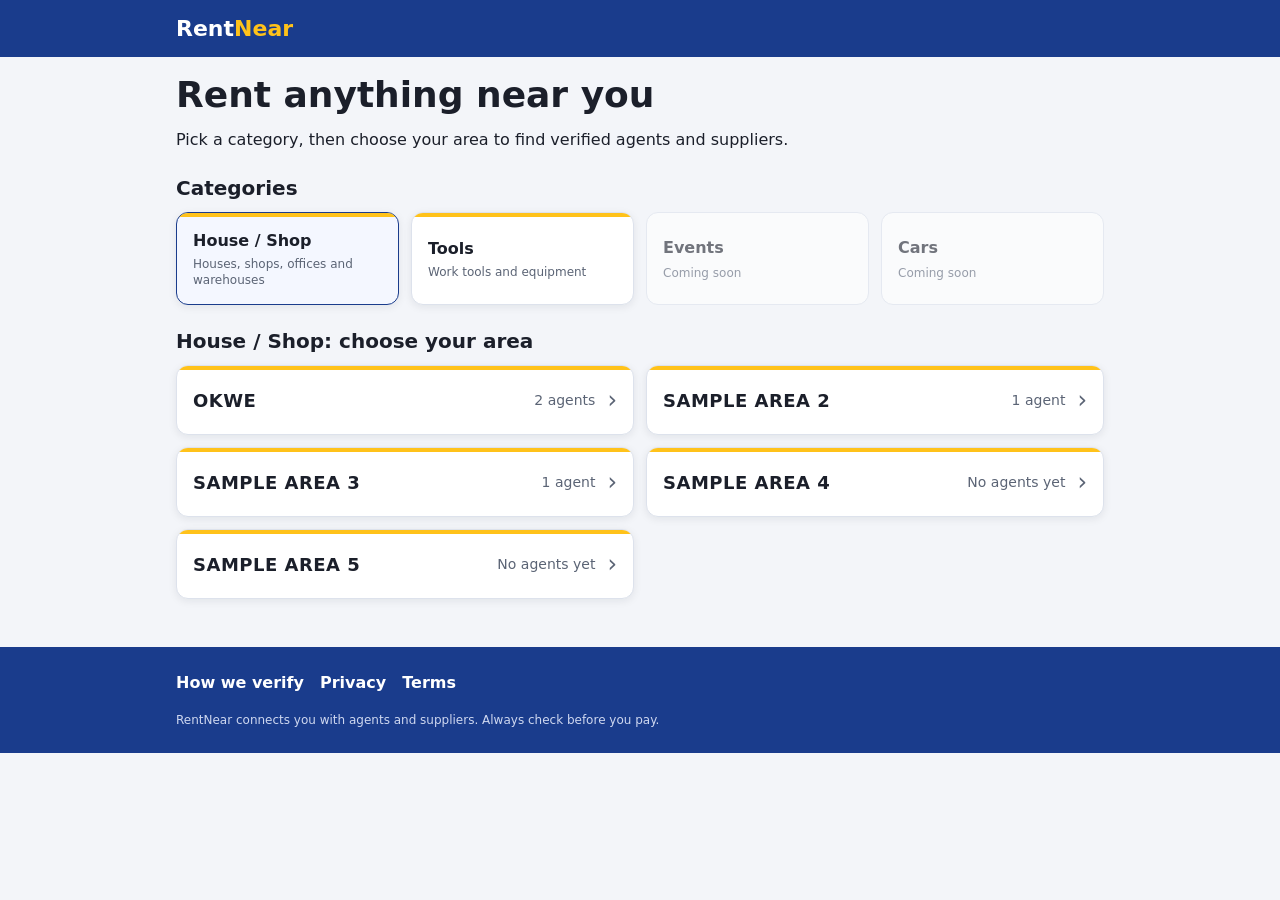
<file: index.html>
<!DOCTYPE html>
<html lang="en">
<head>
  <meta charset="UTF-8">
  <meta name="viewport" content="width=device-width, initial-scale=1.0">
  <title>RentNear | Rent anything near you</title>
  <meta name="description" content="Find verified agents and suppliers near you. Pick an area, then call or WhatsApp them directly.">
  <meta name="theme-color" content="#1a3c8c">
  <meta property="og:title" content="RentNear | Rent anything near you">
  <meta property="og:description" content="Find verified agents and suppliers near you. Pick an area, then call or WhatsApp them directly.">
  <meta property="og:type" content="website">
  <link rel="icon" href="data:image/svg+xml,<svg xmlns='http://www.w3.org/2000/svg' viewBox='0 0 100 100'><rect width='100' height='100' rx='20' fill='%231a3c8c'/><text x='50' y='70' font-size='60' font-weight='800' text-anchor='middle' fill='%23ffc21a' font-family='Arial'>R</text></svg>">
  <link rel="stylesheet" href="style.css">
</head>
<body>
  <header class="site-header">
    <div class="container">
      <a class="logo" href="index.html">Rent<span>Near</span></a>
    </div>
  </header>

  <main class="container">
  <section class="hero">
    <h1>Rent anything near you</h1>
    <p>Pick a category, then choose your area to find verified agents and suppliers.</p>
  </section>

  <section>
    <h2>Categories</h2>
    <div id="category-list" class="category-grid"></div>
  </section>

  <section id="areas">
    <h2 id="areas-title">Where are you looking?</h2>
    <div id="area-list" class="area-list"></div>
  </section>
  </main>
    <footer class="site-footer">
    <div class="container">
      <a href="about.html#verify">How we verify</a>
      <a href="about.html#privacy">Privacy</a>
      <a href="about.html#terms">Terms</a>
      <p class="footer-note">RentNear connects you with agents and suppliers. Always check before you pay.</p>
    </div>
    </footer>

  <script src="data.js"></script>
  <script src="script.js"></script>
</body>
</html>
</file>
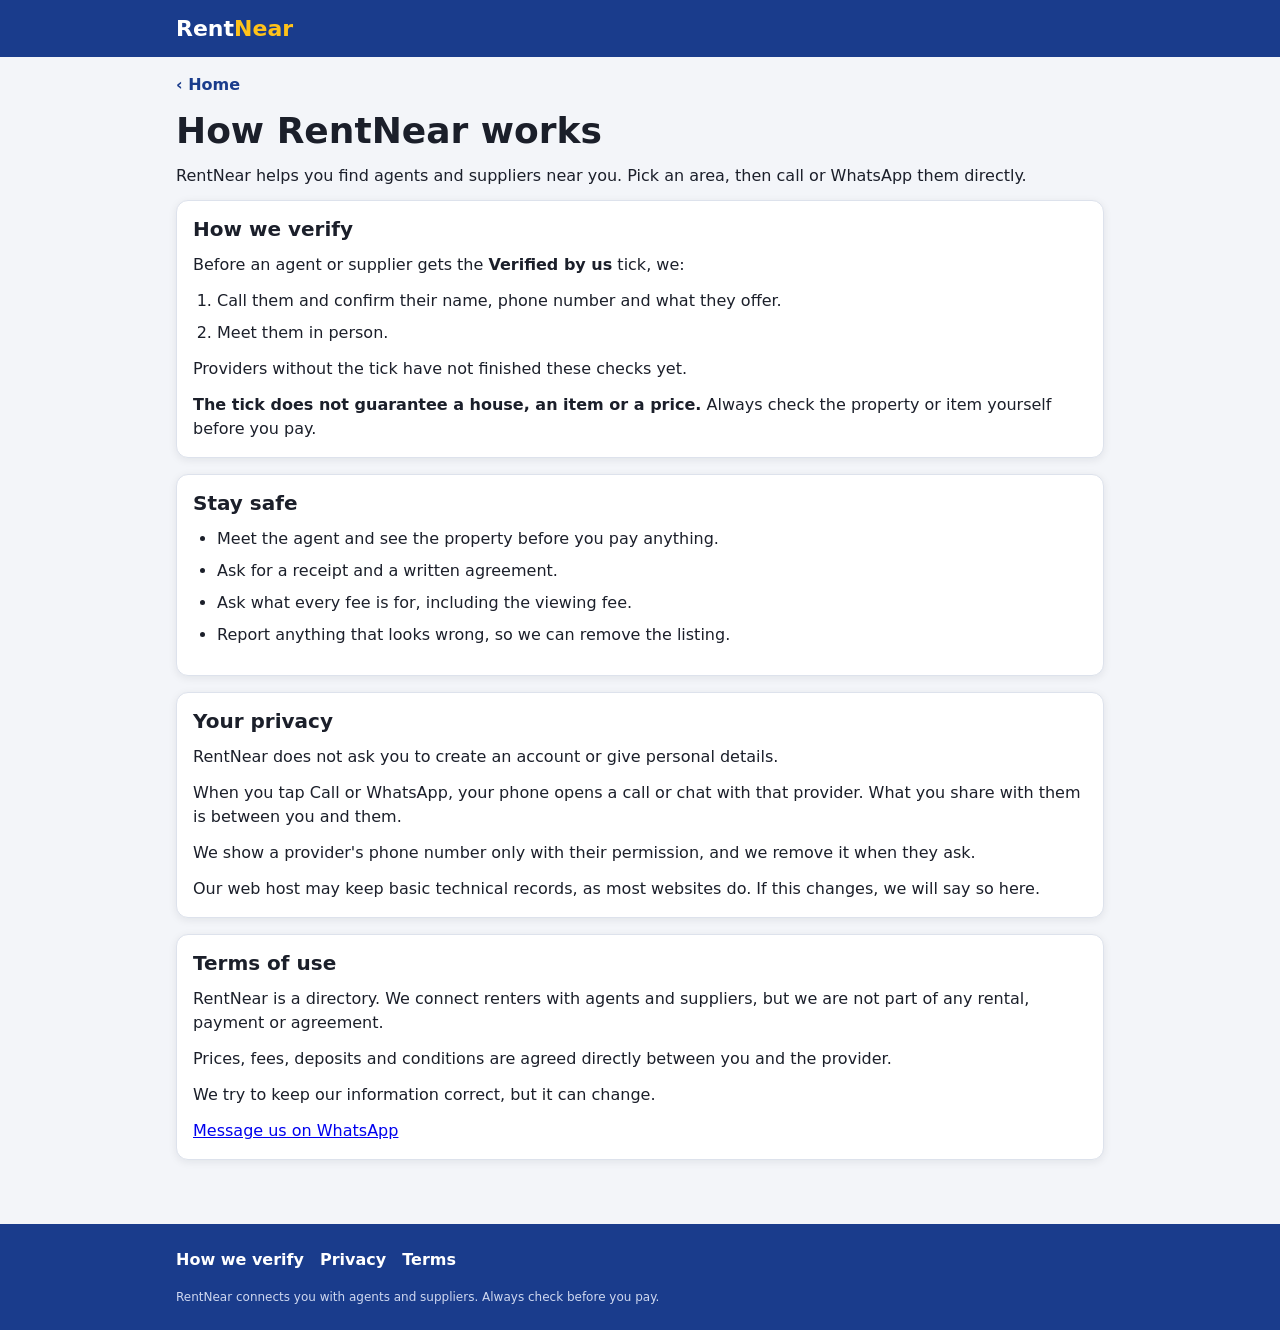
<file: about.html>
<!DOCTYPE html>
<html lang="en">
<head>
  <meta charset="UTF-8">
  <meta name="viewport" content="width=device-width, initial-scale=1.0">
  <title>How RentNear works | RentNear</title>
  <meta name="theme-color" content="#1a3c8c">
  <link rel="icon" href="data:image/svg+xml,<svg xmlns='http://www.w3.org/2000/svg' viewBox='0 0 100 100'><rect width='100' height='100' rx='20' fill='%231a3c8c'/><text x='50' y='70' font-size='60' font-weight='800' text-anchor='middle' fill='%23ffc21a' font-family='Arial'>R</text></svg>">
  <link rel="stylesheet" href="style.css">
</head>
<body>
  <header class="site-header">
    <div class="container">
      <a class="logo" href="index.html">Rent<span>Near</span></a>
    </div>
  </header>

  <main class="container">
    <a class="back-link" href="index.html">‹ Home</a>
    <h1>How RentNear works</h1>
    <p>RentNear helps you find agents and suppliers near you. Pick an area, then call or WhatsApp them directly.</p>

    <section class="info-section" id="verify">
      <h2>How we verify</h2>
      <p>Before an agent or supplier gets the <strong>Verified by us</strong> tick, we:</p>
      <ol class="info-list">
        <li>Call them and confirm their name, phone number and what they offer.</li>
        <li>Meet them in person.</li>
      </ol>
      <p>Providers without the tick have not finished these checks yet.</p>
      <p><strong>The tick does not guarantee a house, an item or a price.</strong> Always check the property or item yourself before you pay.</p>
    </section>

    <section class="info-section" id="safety">
      <h2>Stay safe</h2>
      <ul class="info-list">
        <li>Meet the agent and see the property before you pay anything.</li>
        <li>Ask for a receipt and a written agreement.</li>
        <li>Ask what every fee is for, including the viewing fee.</li>
        <li>Report anything that looks wrong, so we can remove the listing.</li>
      </ul>
    </section>

    <section class="info-section" id="privacy">
      <h2>Your privacy</h2>
      <p>RentNear does not ask you to create an account or give personal details.</p>
      <p>When you tap Call or WhatsApp, your phone opens a call or chat with that provider. What you share with them is between you and them.</p>
      <p>We show a provider's phone number only with their permission, and we remove it when they ask.</p>
      <p>Our web host may keep basic technical records, as most websites do. If this changes, we will say so here.</p>
    </section>

    <section class="info-section" id="terms">
      <h2>Terms of use</h2>
      <p>RentNear is a directory. We connect renters with agents and suppliers, but we are not part of any rental, payment or agreement.</p>
      <p>Prices, fees, deposits and conditions are agreed directly between you and the provider.</p>
      <p>We try to keep our information correct, but it can change.</p>
      <a href="https://wa.me/2347074218184?text=Hello%20RentNear%2C%20I%20want%20to%20report%20a%20problem.">Message us on WhatsApp</a>
    </section>
  </main>

  <footer class="site-footer">
    <div class="container">
      <a href="about.html#verify">How we verify</a>
      <a href="about.html#privacy">Privacy</a>
      <a href="about.html#terms">Terms</a>
      <p class="footer-note">RentNear connects you with agents and suppliers. Always check before you pay.</p>
    </div>
  </footer>
</body>
</html>
</file>
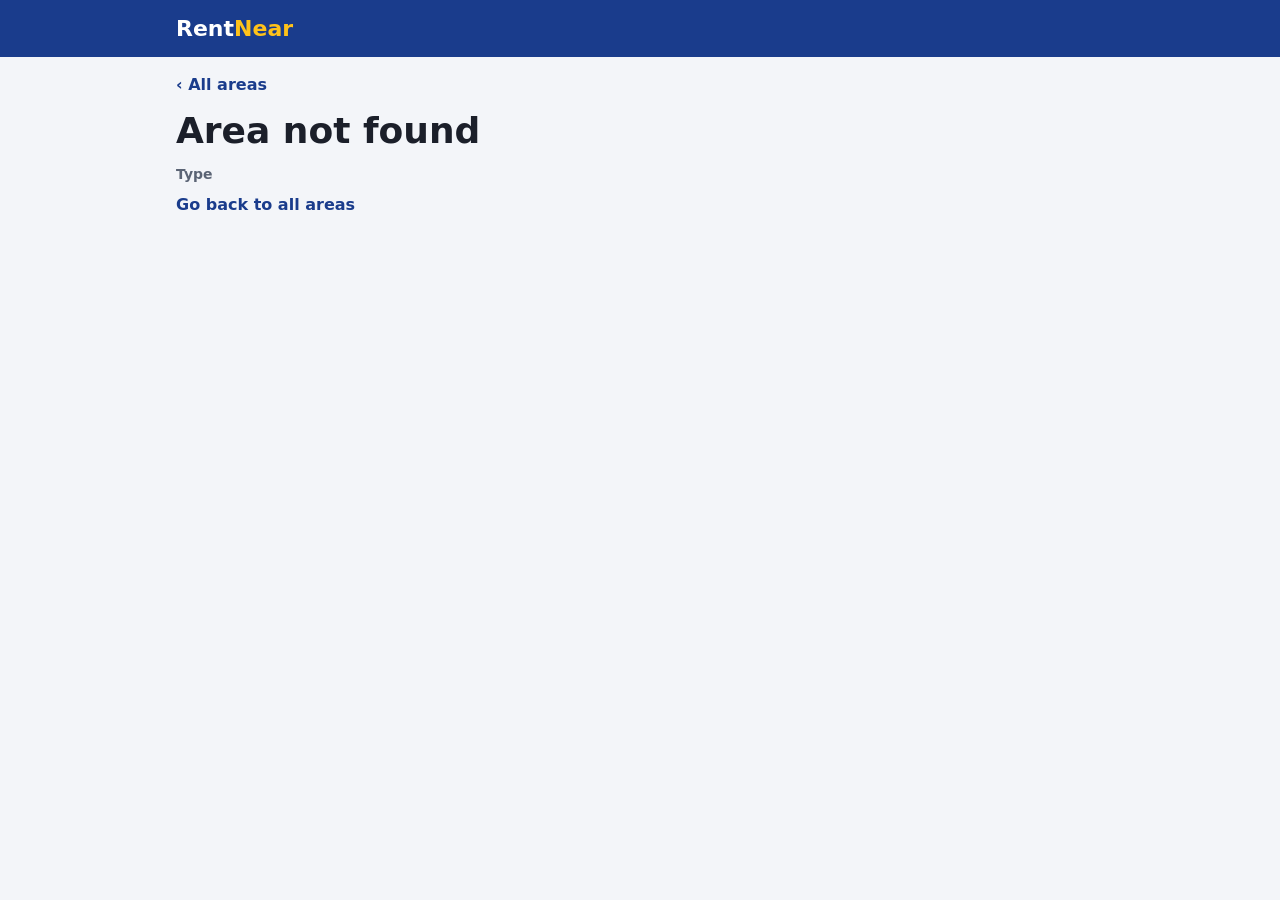
<file: area.html>
<!DOCTYPE html>
<html lang="en">
<head>
    <meta charset="UTF-8">
  <meta name="viewport" content="width=device-width, initial-scale=1.0">
  <title>Providers | RentNear</title>
  <meta name="theme-color" content="#1a3c8c">
  <link rel="icon" href="data:image/svg+xml,<svg xmlns='http://www.w3.org/2000/svg' viewBox='0 0 100 100'><rect width='100' height='100' rx='20' fill='%231a3c8c'/><text x='50' y='70' font-size='60' font-weight='800' text-anchor='middle' fill='%23ffc21a' font-family='Arial'>R</text></svg>">
  <link rel="stylesheet" href="style.css">
</head>
<body>
  <header class="site-header">
    <div class="container">
      <a class="logo" href="index.html">Rent<span>Near</span></a>
    </div>
  </header>

  <main class="container">
    <a class="back-link" id="back-link" href="index.html">‹ All areas</a>
    <h1 id="area-title">Providers</h1>

    <label class="filter-label" for="type-filter">Type</label>
    <select id="type-filter" class="filter"></select>

    <div id="agent-list" class="agent-list"></div>
  </main>

  <script src="data.js"></script>
  <script src="area.js"></script>
</body>
</html>
</file>
<file: style.css>
/* ===== RentNear styles ===== */

:root {
  --blue: #1a3c8c;
  --yellow: #ffc21a;
  --bg: #f3f5f9;
  --card: #ffffff;
  --text: #1b1f2a;
  --muted: #5b6475;
  --border: #dde2ec;
  --whatsapp: #128c7e;
  --red: #c0392b;

  --space-1: 4px;
  --space-2: 8px;
  --space-3: 12px;
  --space-4: 16px;
  --space-6: 24px;
  --space-8: 32px;

  --radius: 12px;
  --shadow: 0 2px 8px rgba(16, 24, 40, 0.08);
}

/* ===== Base ===== */

*,
*::before,
*::after {
  box-sizing: border-box;
}

body {
  margin: 0;
  font-family: system-ui, -apple-system, "Segoe UI", Roboto, Arial, sans-serif;
  font-size: 16px;
  line-height: 1.5;
  color: var(--text);
  background: var(--bg);
}

h1,
h2,
h3 {
  margin: 0 0 var(--space-3);
  line-height: 1.2;
}

h1 {
  font-size: 28px;
}

h2 {
  font-size: 20px;
}

p {
  margin: 0 0 var(--space-3);
}

a:focus-visible,
select:focus-visible {
  outline: 3px solid var(--yellow);
  outline-offset: 2px;
}

.container {
  max-width: 960px;
  margin: 0 auto;
  padding: var(--space-4);
}

/* ===== Header ===== */

.site-header {
  background: var(--blue);
}

.site-header .container {
  padding-top: var(--space-3);
  padding-bottom: var(--space-3);
}

.logo {
  font-size: 22px;
  font-weight: 800;
  color: #ffffff;
  text-decoration: none;
}

.logo span {
  color: var(--yellow);
}

/* ===== Home: hero and categories ===== */

.hero {
  margin-bottom: var(--space-6);
}

.category-grid {
  display: grid;
  grid-template-columns: 1fr 1fr;
  gap: var(--space-3);
  margin-bottom: var(--space-6);
}

.category-card {
  position: relative;
  overflow: hidden;
  display: flex;
  flex-direction: column;
  justify-content: center;
  min-height: 72px;
  padding: var(--space-4);
  background: var(--card);
  border: 1px solid var(--border);
  border-radius: var(--radius);
  color: var(--text);
  text-decoration: none;
  box-shadow: var(--shadow);
}

a.category-card::before {
  content: "";
  position: absolute;
  top: 0;
  left: 0;
  right: 0;
  height: 4px;
  background: var(--yellow);
}

.category-card.is-selected {
  background: #f4f7ff;
  border-color: var(--blue);
}

.category-name {
  font-weight: 700;
}

.category-desc {
  margin-top: var(--space-1);
  font-size: 12px;
  line-height: 1.3;
  color: var(--muted);
}

.category-card.is-soon {
  opacity: 0.6;
  box-shadow: none;
}

.soon-tag {
  margin-top: var(--space-1);
  font-size: 12px;
  color: var(--muted);
}

/* ===== Home: area list ===== */

.area-list {
  display: grid;
  gap: var(--space-3);
}

.area-card {
  position: relative;
  overflow: hidden;
  display: flex;
  align-items: center;
  padding: var(--space-4);
  background: var(--card);
  border: 1px solid var(--border);
  border-radius: var(--radius);
  box-shadow: var(--shadow);
  color: var(--text);
  text-decoration: none;
  transition: transform 0.1s;
}

.area-card::before {
  content: "";
  position: absolute;
  top: 0;
  left: 0;
  right: 0;
  height: 4px;
  background: var(--yellow);
}

.area-name {
  font-size: 18px;
  font-weight: 800;
  text-transform: uppercase;
  letter-spacing: 0.5px;
}

.area-count {
  margin-left: auto;
  font-size: 14px;
  color: var(--muted);
}

.area-card::after {
  content: "›";
  margin-left: var(--space-3);
  font-size: 24px;
  color: var(--muted);
}

.area-card:active {
  transform: scale(0.99);
}

/* ===== Area page ===== */

.back-link {
  display: inline-block;
  margin-bottom: var(--space-3);
  color: var(--blue);
  font-weight: 600;
  text-decoration: none;
}

.filter-label {
  display: block;
  margin-bottom: var(--space-2);
  font-size: 14px;
  font-weight: 600;
  color: var(--muted);
}

.filter {
  width: 100%;
  margin-bottom: var(--space-6);
  padding: var(--space-3) var(--space-4);
  font-size: 16px;
  color: var(--text);
  background: var(--card);
  border: 1px solid var(--border);
  border-radius: var(--radius);
}

.agent-list {
  display: grid;
  gap: var(--space-4);
}

.agent-card {
  padding: var(--space-4);
  background: var(--card);
  border: 1px solid var(--border);
  border-radius: var(--radius);
  box-shadow: var(--shadow);
}

.agent-top {
  display: flex;
  align-items: center;
  justify-content: space-between;
  gap: var(--space-3);
}

.agent-name {
  margin: 0;
  font-size: 18px;
}

.badge-verified {
  flex-shrink: 0;
  padding: var(--space-1) var(--space-2);
  font-size: 12px;
  font-weight: 700;
  color: var(--blue);
  background: #e8efff;
  border-radius: 999px;
}

.agent-types {
  margin: var(--space-2) 0 0;
  font-size: 14px;
  color: var(--muted);
}

.agent-phone {
  margin: var(--space-3) 0;
  font-size: 22px;
  font-weight: 800;
  letter-spacing: 0.5px;
}

.agent-actions {
  display: grid;
  grid-template-columns: 1fr 1fr;
  gap: var(--space-3);
}

.btn {
  display: flex;
  align-items: center;
  justify-content: center;
  min-height: 48px;
  font-weight: 700;
  color: #ffffff;
  text-decoration: none;
  border-radius: 10px;
}

.btn-call {
  background: var(--blue);
}

.btn-whatsapp {
  background: var(--whatsapp);
}

.empty-state {
  padding: var(--space-6) var(--space-4);
  text-align: center;
  background: var(--card);
  border: 1px dashed var(--border);
  border-radius: var(--radius);
}

/* ===== Bigger screens ===== */

@media (min-width: 700px) {
  h1 {
    font-size: 36px;
  }

  .category-grid {
    grid-template-columns: repeat(4, 1fr);
  }

  .area-list,
  .agent-list {
    grid-template-columns: 1fr 1fr;
  }
}
/* ===== About page and footer ===== */

.info-section {
  margin-bottom: var(--space-4);
  padding: var(--space-4);
  background: var(--card);
  border: 1px solid var(--border);
  border-radius: var(--radius);
  box-shadow: var(--shadow);
}

.info-section p:last-child {
  margin-bottom: 0;
}

.info-list {
  margin: 0 0 var(--space-3);
  padding-left: var(--space-6);
}

.info-list li {
  margin-bottom: var(--space-2);
}

.site-footer {
  margin-top: var(--space-8);
  background: var(--blue);
}

.site-footer .container {
  display: flex;
  flex-wrap: wrap;
  gap: var(--space-4);
  padding-top: var(--space-6);
  padding-bottom: var(--space-6);
}

.site-footer a {
  color: #ffffff;
  font-weight: 600;
  text-decoration: none;
}

.footer-note {
  flex-basis: 100%;
  margin: 0;
  font-size: 12px;
  color: #cfd8f0;
  }
</file>
